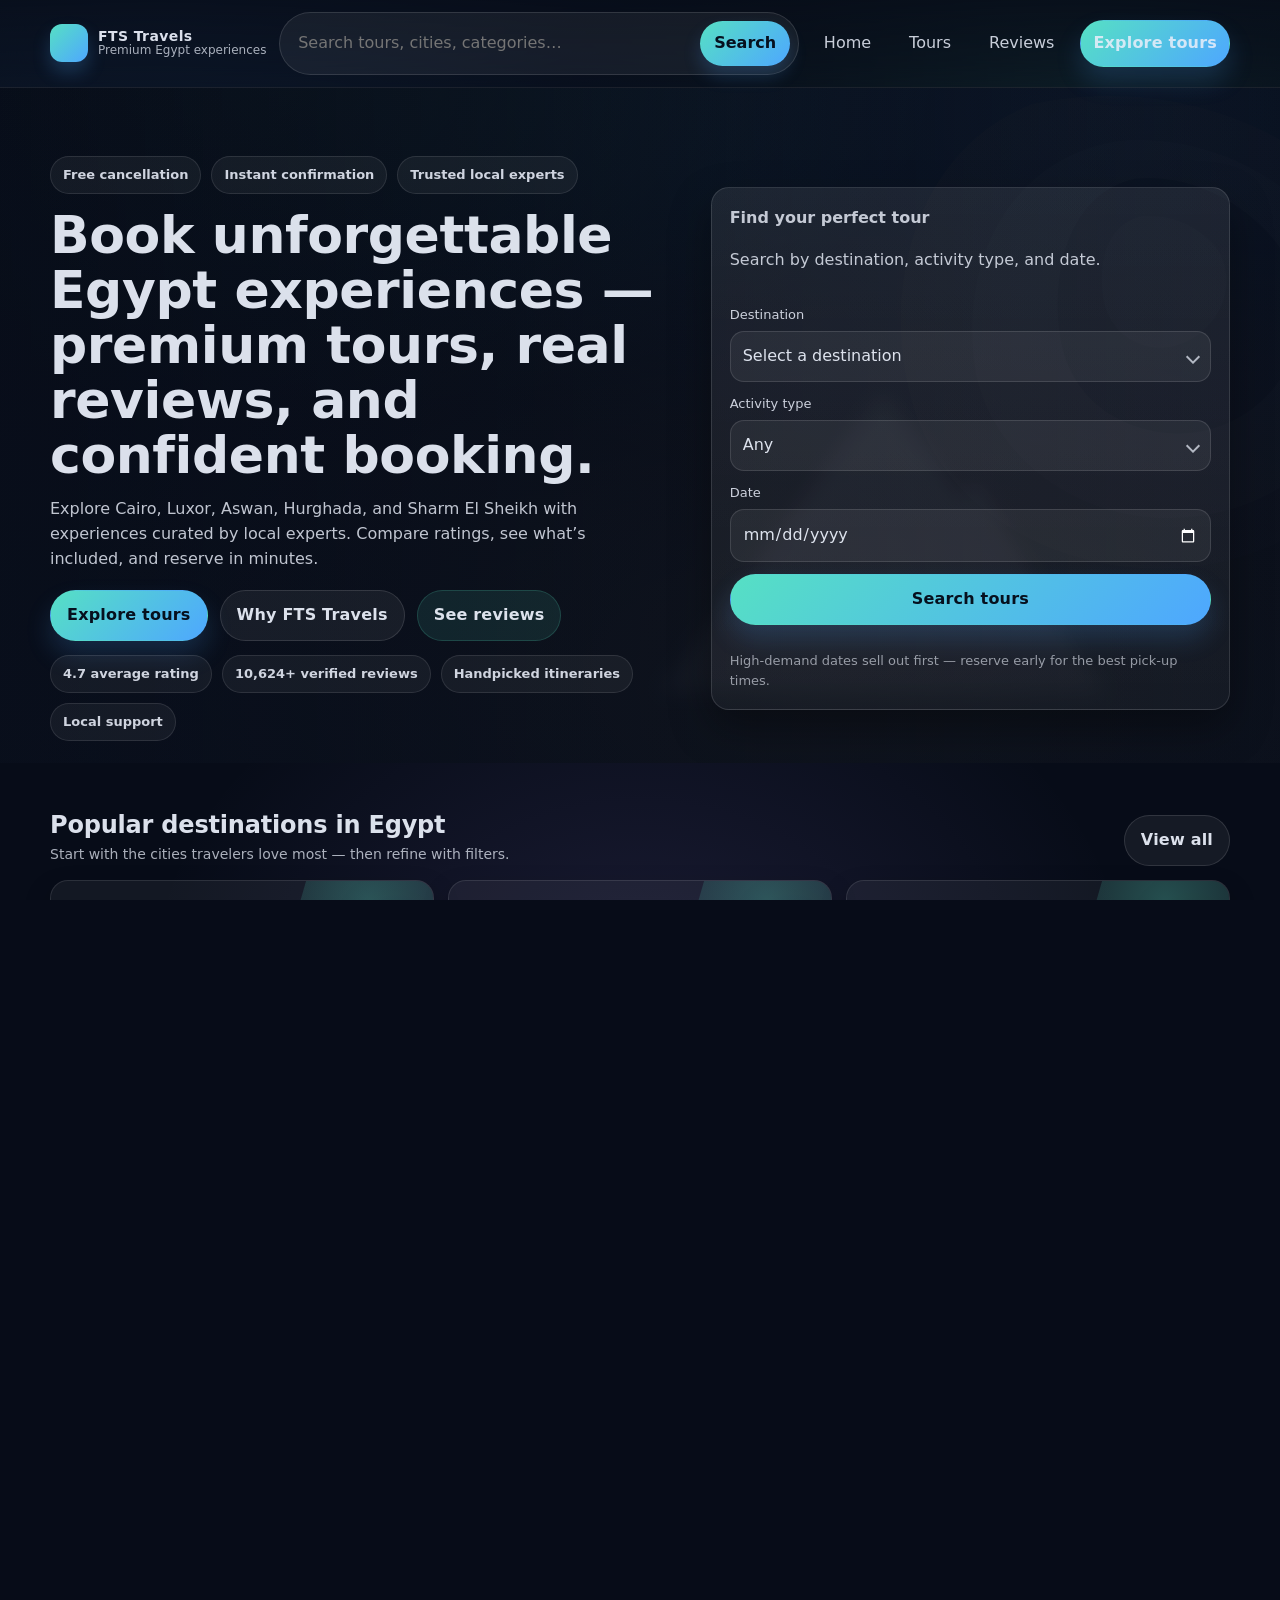
<file: index.html>
<!doctype html>
<html lang="en">
  <head>
    <meta charset="utf-8" />
    <meta name="viewport" content="width=device-width, initial-scale=1" />
    <title>FTS Travels — Premium Egypt Tours & Experiences</title>
    <meta
      name="description"
      content="Discover premium Egypt tours with fast booking, trusted local experts, and flexible cancellation. Cairo, Luxor, Aswan, Hurghada, and Sharm El Sheikh."
    />
    <link rel="icon" href="assets/favicon.svg" type="image/svg+xml" />
    <link rel="stylesheet" href="css/styles.css" />
  </head>
  <body>
    <a class="skip-link" href="#main">Skip to content</a>

    <header class="header">
      <div class="container header__bar" data-nav data-open="false">
        <a class="brand" href="index.html" aria-label="FTS Travels home">
          <div class="logo" aria-hidden="true"></div>
          <div class="brand__name">
            <strong>FTS Travels</strong>
            <span>Premium Egypt experiences</span>
          </div>
        </a>

        <form class="header-search" data-header-search role="search" aria-label="Search tours">
          <input type="search" name="q" placeholder="Search tours, cities, categories…" autocomplete="off" />
          <button type="submit">Search</button>
        </form>

        <nav class="nav" aria-label="Primary navigation">
          <button class="nav__toggle" type="button" data-nav-toggle aria-expanded="false" aria-controls="nav-links">
            Menu
          </button>
          <div class="nav__links" id="nav-links">
            <a href="index.html">Home</a>
            <a href="tours.html">Tours</a>
            <a href="#testimonials">Reviews</a>
            <a class="btn btn--primary" href="tours.html">Explore tours</a>
          </div>
        </nav>
      </div>
    </header>

    <main id="main">
      <section class="hero">
        <div class="container hero__grid">
          <div>
            <div class="hero__kicker">
              <span class="pill">Free cancellation</span>
              <span class="pill">Instant confirmation</span>
              <span class="pill">Trusted local experts</span>
            </div>
            <h1>Book unforgettable Egypt experiences — premium tours, real reviews, and confident booking.</h1>
            <p>
              Explore Cairo, Luxor, Aswan, Hurghada, and Sharm El Sheikh with experiences curated by local experts.
              Compare ratings, see what’s included, and reserve in minutes.
            </p>
            <div class="hero__actions">
              <a class="btn btn--primary" href="tours.html">Explore tours</a>
              <a class="btn btn--ghost" href="#why">Why FTS Travels</a>
              <a class="btn btn--soft" href="#testimonials">See reviews</a>
            </div>
            <div class="trust-inline hero__fineprint">
              <span class="pill" data-avg-rating>Highly rated</span>
              <span class="pill" data-total-reviews>Verified reviews</span>
              <span class="pill">Handpicked itineraries</span>
              <span class="pill">Local support</span>
            </div>
          </div>

          <div class="hero-card">
            <div class="hero-card__top">
              <p class="hero-card__title">Find your perfect tour</p>
              <p class="hero-card__sub">Search by destination, activity type, and date.</p>
            </div>
            <form class="hero-card__form" data-hero-search>
              <div class="field">
                <label for="destination">Destination</label>
                <select id="destination" name="location" required></select>
              </div>
              <div class="field">
                <label for="category">Activity type</label>
                <select id="category" name="category">
                  <option value="">Any</option>
                </select>
              </div>
              <div class="field">
                <label for="date">Date</label>
                <input id="date" type="date" name="date" />
              </div>
              <button class="btn btn--primary" type="submit">Search tours</button>
              <div class="hero__fineprint">High-demand dates sell out first — reserve early for the best pick-up times.</div>
            </form>
          </div>
        </div>
      </section>

      <section class="section">
        <div class="container">
          <div class="section__head">
            <div>
              <h2 class="section__title">Popular destinations in Egypt</h2>
              <p class="section__sub">Start with the cities travelers love most — then refine with filters.</p>
            </div>
            <a class="btn btn--ghost" href="tours.html">View all</a>
          </div>
          <div class="destinations" data-destinations></div>
        </div>
      </section>

      <section class="section">
        <div class="container">
          <div class="section__head">
            <div>
              <h2 class="section__title">Browse by activity</h2>
              <p class="section__sub">Jump straight to what you want, then fine-tune with filters.</p>
            </div>
            <a class="btn btn--ghost" href="tours.html">Browse all</a>
          </div>
          <div class="trust-inline" data-category-links></div>
        </div>
      </section>

      <section class="section">
        <div class="container">
          <div class="section__head">
            <div>
              <h2 class="section__title">Featured tours</h2>
              <p class="section__sub">Handpicked best sellers and premium experiences with great reviews.</p>
            </div>
            <a class="btn btn--ghost" href="tours.html">Browse all tours</a>
          </div>
          <div class="grid grid--cards" data-featured-grid></div>
        </div>
      </section>

      <section class="section">
        <div class="container">
          <div class="section__head">
            <div>
              <h2 class="section__title">Book in minutes</h2>
              <p class="section__sub">A booking flow designed to help you decide confidently and fast.</p>
            </div>
          </div>
          <div class="steps">
            <div class="panel step">
              <div class="panel__body">
                <strong>1) Compare tours quickly</strong>
                <p>Scan ratings, cancellation, and pricing at a glance—no hidden surprises.</p>
              </div>
            </div>
            <div class="panel step">
              <div class="panel__body">
                <strong>2) Pick your date & group type</strong>
                <p>Private or group, short or full day—choose what matches your schedule.</p>
              </div>
            </div>
            <div class="panel step">
              <div class="panel__body">
                <strong>3) Reserve your spot</strong>
                <p>Instant confirmation on most experiences, plus WhatsApp support if needed.</p>
              </div>
            </div>
          </div>
        </div>
      </section>

      <section class="section" id="why">
        <div class="container">
          <div class="section__head">
            <div>
              <h2 class="section__title">Why choose FTS Travels</h2>
              <p class="section__sub">Conversion-focused trust signals — so you book with peace of mind.</p>
            </div>
          </div>
          <div class="trust">
            <div class="trust-card">
              <strong>Local experts, global-quality UX</strong>
              <p>Egypt-based guidance with clear descriptions, transparent pricing, and smooth booking.</p>
            </div>
            <div class="trust-card">
              <strong>Free cancellation</strong>
              <p>Most tours offer free cancellation so you can plan flexibly and book early.</p>
            </div>
            <div class="trust-card">
              <strong>Instant confirmation</strong>
              <p>See availability and confirm fast — no waiting for manual replies to secure your spot.</p>
            </div>
            <div class="trust-card">
              <strong>Support when you need it</strong>
              <p>Quick WhatsApp contact for last-minute questions, meeting points, or custom needs.</p>
            </div>
          </div>
        </div>
      </section>

      <section class="section" id="testimonials">
        <div class="container">
          <div class="section__head">
            <div>
              <h2 class="section__title">What travelers say</h2>
              <p class="section__sub">Recent traveler feedback on guides, timing, and overall experience.</p>
            </div>
          </div>
          <div class="testimonials">
            <div class="panel testimonial">
              <div class="panel__body">
                <div class="testimonial__quote">“Super smooth booking and an amazing guide.”</div>
                <div class="testimonial__text">We visited Giza early, avoided the crowds, and loved the storytelling.</div>
                <div class="testimonial__meta">— Sarah, UK</div>
              </div>
            </div>
            <div class="panel testimonial">
              <div class="panel__body">
                <div class="testimonial__quote">“Best value tour in Luxor.”</div>
                <div class="testimonial__text">Clear itinerary, punctual pickup, and the guide helped us choose the best tombs.</div>
                <div class="testimonial__meta">— Ahmed, UAE</div>
              </div>
            </div>
            <div class="panel testimonial">
              <div class="panel__body">
                <div class="testimonial__quote">“Great support on WhatsApp.”</div>
                <div class="testimonial__text">We changed the meeting point and everything was handled quickly.</div>
                <div class="testimonial__meta">— Lina, Germany</div>
              </div>
            </div>
          </div>
        </div>
      </section>

      <section class="section" id="support">
        <div class="container">
          <div class="section__head">
            <div>
              <h2 class="section__title">Booking help & policies</h2>
              <p class="section__sub">Clear answers before you reserve — designed to make decisions easy.</p>
            </div>
          </div>

          <div class="faqs">
            <details class="faq" open>
              <summary>Is it safe to book with FTS Travels?</summary>
              <div class="faq__body">
                We focus on transparent tour information, clear cancellation terms, and support via WhatsApp if you need help before or during your experience.
              </div>
            </details>
            <details class="faq">
              <summary>How does confirmation work?</summary>
              <div class="faq__body">
                Most experiences show instant confirmation. If a tour needs manual confirmation, you’ll see it clearly and our team follows up quickly.
              </div>
            </details>
            <details class="faq">
              <summary>Can I cancel or change my booking?</summary>
              <div class="faq__body">
                Many tours offer free cancellation within a set window. Always check the cancellation policy on the tour page before booking.
              </div>
            </details>
            <details class="faq">
              <summary>Need help choosing?</summary>
              <div class="faq__body">
                Open any tour and tap “Ask on WhatsApp” to confirm pickup, timing, accessibility, and what’s included.
              </div>
            </details>
          </div>
        </div>
      </section>
    </main>

    <footer class="footer" id="contact">
      <div class="container">
        <div class="footer__grid">
          <div>
            <h3>FTS Travels</h3>
            <p>
              A premium Egypt tours marketplace built around clear itineraries, trusted local partners, and a booking flow designed for confidence.
            </p>
          </div>
          <div>
            <h3>Explore</h3>
            <a href="tours.html">All tours</a>
            <a href="tours.html?category=Historical">Historical tours</a>
            <a href="tours.html?category=Sea%20%26%20Snorkeling">Sea & snorkeling</a>
          </div>
          <div>
            <h3>Support</h3>
            <a href="index.html#support">Booking help</a>
            <a href="index.html#support">Cancellation policy</a>
            <a href="index.html#contact">Contact</a>
          </div>
          <div>
            <h3>Contact</h3>
            <p>WhatsApp support: available from any tour page</p>
            <p>Email: support@ftstravels.com</p>
          </div>
        </div>
        <div class="footer__bottom">
          <span>© <span data-year></span> FTS Travels. All rights reserved.</span>
          <span class="muted">Built for standard hosting (cPanel/FTP). No framework required.</span>
        </div>
      </div>
    </footer>

    <script type="module">
      import { createTourCard, initHeader, qs } from "./js/ui.js";
      import { getCategories, getPopularDestinations, getTours } from "./js/toursRepository.js";
      import { initCustomSelects } from "./js/select.js";

      async function mountStats() {
        const tours = await getTours();
        const totalReviews = tours.reduce((sum, t) => sum + (Number(t.reviewsCount) || 0), 0);
        const avgRating =
          tours.reduce((sum, t) => sum + (Number(t.rating) || 0) * (Number(t.reviewsCount) || 0), 0) / Math.max(1, totalReviews);

        const avgEl = qs("[data-avg-rating]");
        const revEl = qs("[data-total-reviews]");
        if (avgEl) avgEl.textContent = `${avgRating.toFixed(1)} average rating`;
        if (revEl) revEl.textContent = `${totalReviews.toLocaleString()}+ verified reviews`;
      }

      async function mountDestinations() {
        const host = qs("[data-destinations]");
        if (!host) return;
        host.innerHTML = "";
        const tours = await getTours();
        const popularDestinations = await getPopularDestinations();
        const icons = {
          Cairo: "assets/images/cairo.svg",
          Luxor: "assets/images/luxor.svg",
          Aswan: "assets/images/aswan.svg",
          Hurghada: "assets/images/hurghada.svg",
          "Sharm El Sheikh": "assets/images/sharm.svg",
        };
        popularDestinations.forEach((d) => {
          const count = tours.filter((t) => t.location === d).length;
          const el = document.createElement("div");
          el.className = "destination";
          const icon = icons[d] || "assets/images/nile.svg";
          el.innerHTML = `<a href="tours.html?location=${encodeURIComponent(
            d
          )}"><img class="destination__icon" src="${icon}" alt="" aria-hidden="true" /><div class="destination__name">${d}</div><p class="destination__meta">${count} experiences</p></a>`;
          host.appendChild(el);
        });
      }

      async function mountCategoryLinks() {
        const host = qs("[data-category-links]");
        if (!host) return;
        host.innerHTML = "";
        const categories = await getCategories();
        categories.slice(0, 8).forEach((c) => {
          const a = document.createElement("a");
          a.className = "pill-link";
          a.href = `tours.html?category=${encodeURIComponent(c)}`;
          a.textContent = c;
          host.appendChild(a);
        });
      }

      async function mountFeatured() {
        const host = qs("[data-featured-grid]");
        if (!host) return;
        host.innerHTML = "";
        const tours = await getTours();
        tours
          .filter((t) => t.featured)
          .slice(0, 6)
          .forEach((t) => host.appendChild(createTourCard(t)));
      }

      async function initHeroForm() {
        const form = qs("[data-hero-search]");
        if (!form) return;

        const loc = qs("select[name='location']", form);
        const cat = qs("select[name='category']", form);

        loc.innerHTML = `<option value="" disabled selected>Select a destination</option>`;
        const popularDestinations = await getPopularDestinations();
        popularDestinations.forEach((d) => {
          const o = document.createElement("option");
          o.value = d;
          o.textContent = d;
          loc.appendChild(o);
        });

        const categories = await getCategories();
        categories.forEach((c) => {
          const o = document.createElement("option");
          o.value = c;
          o.textContent = c;
          cat.appendChild(o);
        });
        initCustomSelects(form);

        form.addEventListener("submit", (e) => {
          e.preventDefault();
          const url = new URL("tours.html", window.location.href);
          const location = loc.value;
          const category = cat.value;
          const date = qs("input[name='date']", form)?.value || "";
          if (location) url.searchParams.set("location", location);
          if (category) url.searchParams.set("category", category);
          if (date) url.searchParams.set("date", date);
          window.location.href = url.toString();
        });
      }

      document.addEventListener("DOMContentLoaded", () => {
        initHeader();
        mountStats();
        mountDestinations();
        mountCategoryLinks();
        mountFeatured();
        initHeroForm();
      });
    </script>
  </body>
</html>
</file>
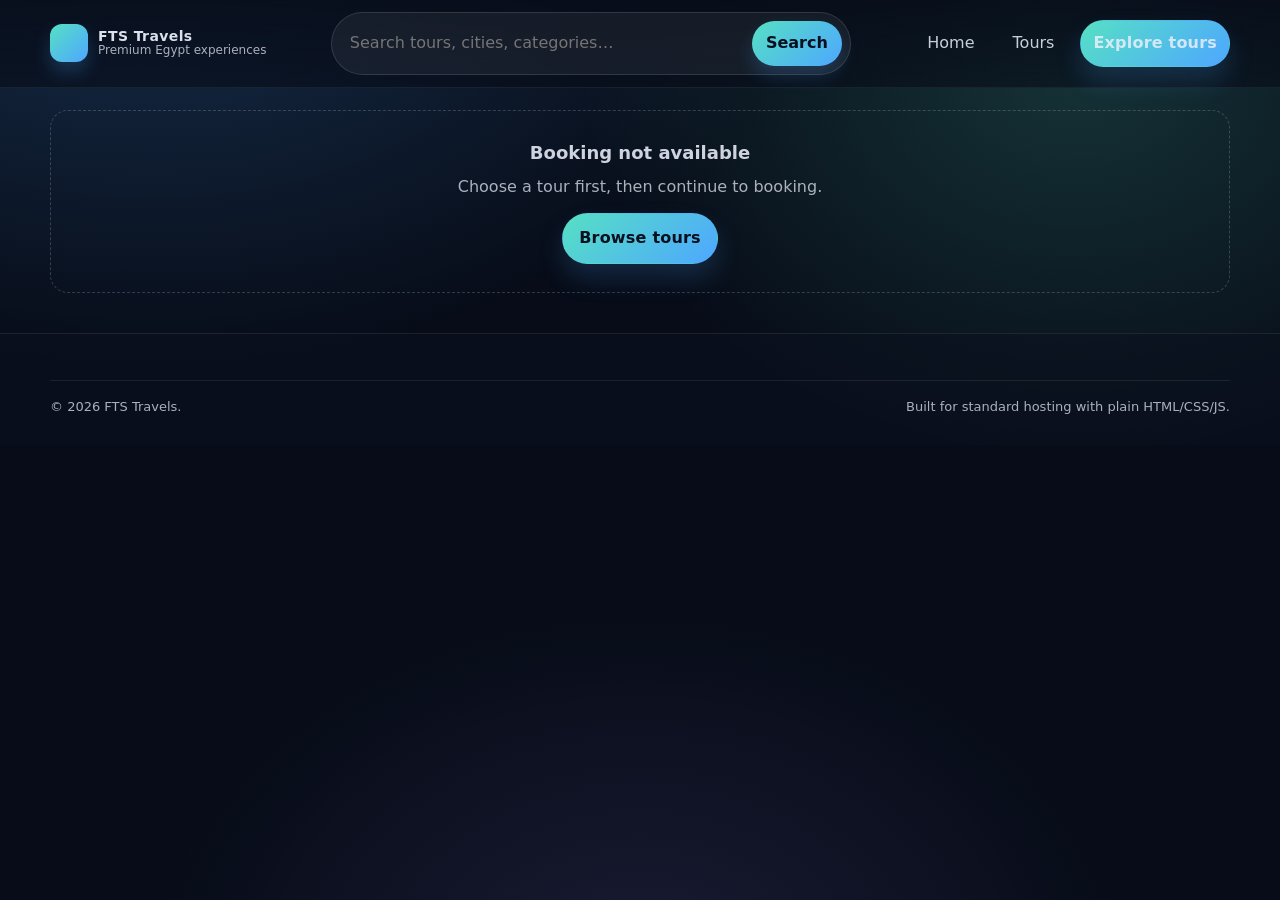
<file: booking.html>
<!doctype html>
<html lang="en">
  <head>
    <meta charset="utf-8" />
    <meta name="viewport" content="width=device-width, initial-scale=1" />
    <title>Booking — FTS Travels</title>
    <meta name="description" content="Choose your date, travelers, and complete booking details for your Egypt experience." />
    <link rel="icon" href="assets/favicon.svg" type="image/svg+xml" />
    <link rel="stylesheet" href="css/styles.css" />
  </head>
  <body>
    <a class="skip-link" href="#main">Skip to content</a>

    <header class="header">
      <div class="container header__bar" data-nav data-open="false">
        <a class="brand" href="index.html" aria-label="FTS Travels home">
          <div class="logo" aria-hidden="true"></div>
          <div class="brand__name">
            <strong>FTS Travels</strong>
            <span>Premium Egypt experiences</span>
          </div>
        </a>

        <form class="header-search" data-header-search role="search" aria-label="Search tours">
          <input type="search" name="q" placeholder="Search tours, cities, categories…" autocomplete="off" />
          <button type="submit">Search</button>
        </form>

        <nav class="nav" aria-label="Primary navigation">
          <button class="nav__toggle" type="button" data-nav-toggle aria-expanded="false" aria-controls="nav-links">
            Menu
          </button>
          <div class="nav__links" id="nav-links">
            <a href="index.html">Home</a>
            <a href="tours.html">Tours</a>
            <a class="btn btn--primary" href="tours.html">Explore tours</a>
          </div>
        </nav>
      </div>
    </header>

    <main class="page" id="main">
      <div class="container">
        <nav class="breadcrumbs" aria-label="Breadcrumb">
          <a href="tours.html">Tours</a>
          <span aria-hidden="true">›</span>
          <a data-back-to-tour href="tour-details.html">Tour</a>
          <span aria-hidden="true">›</span>
          <span>Booking</span>
        </nav>

        <div class="checkout-steps" aria-label="Checkout steps">
          <div class="checkout-step is-active">1. Details</div>
          <div class="checkout-step">2. Confirm</div>
          <div class="checkout-step">3. Ready to go</div>
        </div>

        <h1 class="page__title">Complete your booking</h1>
        <p class="muted page__lead">Reserve your spot in minutes. Review details, then confirm with our team if needed.</p>
        <div class="trust-inline mt-16">
          <span class="pill">Instant confirmation</span>
          <span class="pill">Free cancellation options</span>
          <span class="pill">WhatsApp support</span>
          <span class="pill">Clear inclusions</span>
        </div>

        <div class="booking-grid mt-16">
          <section class="card">
            <div class="card__body">
              <div class="note note--ok is-hidden" data-success></div>

              <form data-booking-form class="stack">
                <div class="split">
                  <div class="field">
                    <label for="date">Date</label>
                    <input id="date" type="date" name="date" required />
                  </div>
                  <div class="field">
                    <label for="travelers">Travelers</label>
                    <input id="travelers" type="number" name="travelers" min="1" value="2" required />
                  </div>
                </div>

                <div class="field">
                  <label for="fullName">Full name</label>
                  <input id="fullName" name="fullName" autocomplete="name" required placeholder="Your name" />
                </div>

                <div class="split">
                  <div class="field">
                    <label for="email">Email</label>
                    <input id="email" name="email" type="email" autocomplete="email" required placeholder="you@example.com" />
                  </div>
                  <div class="field">
                    <label for="phone">Phone / WhatsApp</label>
                    <input id="phone" name="phone" autocomplete="tel" required placeholder="+20…" />
                  </div>
                </div>

                <div class="field">
                  <label for="notes">Special requests (optional)</label>
                  <textarea id="notes" name="notes" rows="4" placeholder="Pickup notes, accessibility needs, dietary preferences…"></textarea>
                </div>

                <div class="note note--ok">
                  No hidden fees. Your request is saved instantly, and we’ll confirm availability and pickup details via email or WhatsApp.
                </div>

                <label class="note terms">
                  <input type="checkbox" name="terms" required />
                  <span>I agree to the cancellation policy and the booking terms for this experience.</span>
                </label>

                <div class="stack stack--sm">
                  <button class="btn btn--primary btn--block" type="submit">Reserve my spot</button>
                  <a class="btn btn--ghost btn--block whatsapp" data-whatsapp target="_blank" rel="noopener noreferrer">Chat on WhatsApp</a>
                </div>
              </form>
            </div>
          </section>


          <aside class="card sticky">
            <div class="card__body summary">
              <strong data-tour-title>Tour</strong>
              <div class="muted" data-tour-meta></div>

              <div class="mt-16" data-tour-rating></div>

              <div class="divider" aria-hidden="true"></div>

              <div class="summary-row">
                <span class="muted">Price per person</span>
                <span data-price-each>$0</span>
              </div>
              <div class="summary-row">
                <span class="muted">Travelers</span>
                <span data-travelers>0</span>
              </div>
              <div class="summary-row">
                <span class="muted">Selected date</span>
                <span data-date>—</span>
              </div>

              <div class="divider" aria-hidden="true"></div>

              <div class="summary-row">
                <span>Total</span>
                <strong data-total>$0</strong>
              </div>

              <div class="note note--ok mt-16" data-cancellation></div>
            </div>
          </aside>
        </div>
      </div>
    </main>

    <footer class="footer">
      <div class="container">
        <div class="footer__bottom">
          <span>© <span data-year></span> FTS Travels.</span>
          <span class="muted">Built for standard hosting with plain HTML/CSS/JS.</span>
        </div>
      </div>
    </footer>

    <script type="module" src="js/booking.js"></script>
  </body>
</html>
</file>
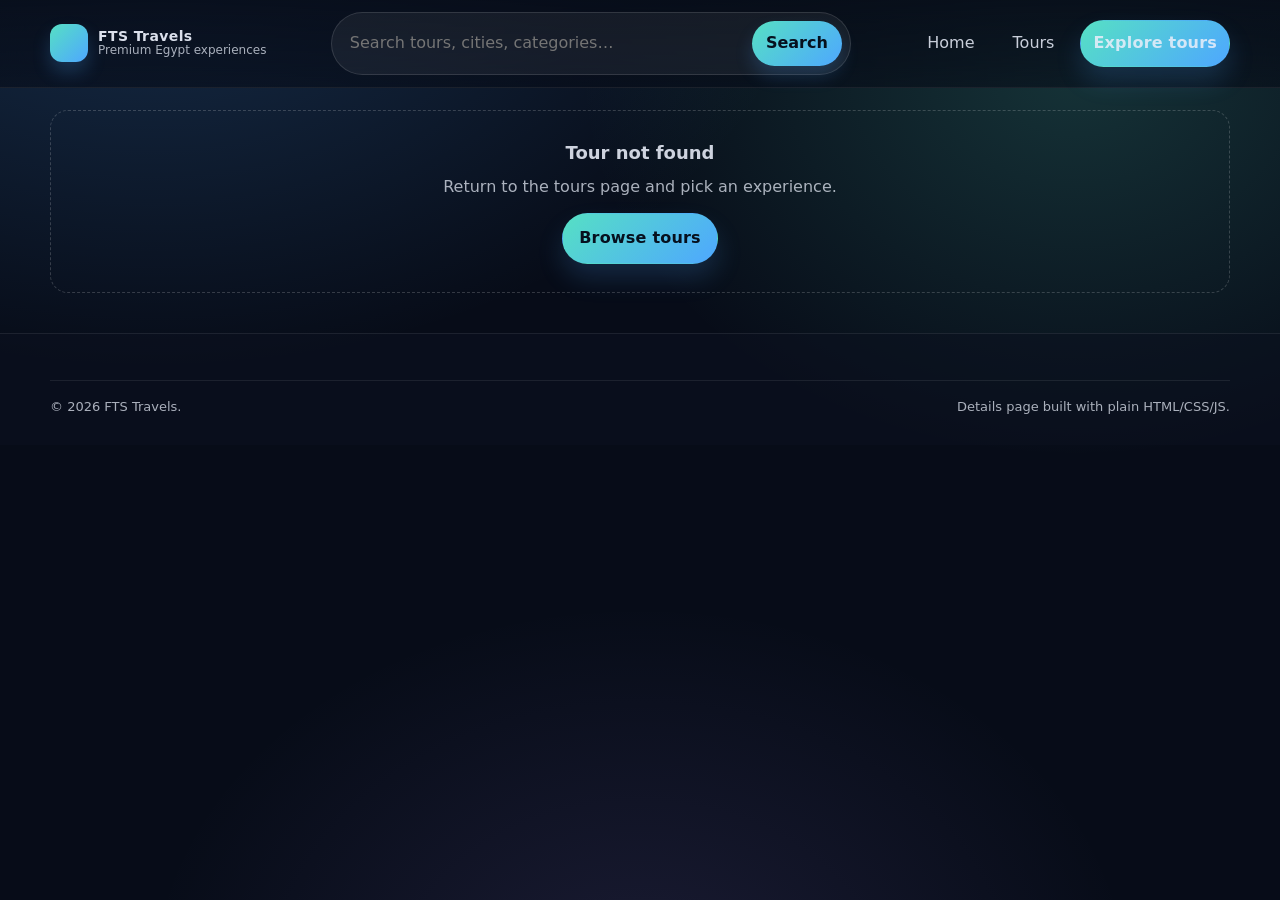
<file: tour-details.html>
<!doctype html>
<html lang="en">
  <head>
    <meta charset="utf-8" />
    <meta name="viewport" content="width=device-width, initial-scale=1" />
    <title>Tour details — FTS Travels</title>
    <meta name="description" content="View tour details, itinerary, inclusions, and book with confidence with FTS Travels." />
    <link rel="icon" href="assets/favicon.svg" type="image/svg+xml" />
    <link rel="stylesheet" href="css/styles.css" />
  </head>
  <body>
    <a class="skip-link" href="#main">Skip to content</a>

    <header class="header">
      <div class="container header__bar" data-nav data-open="false">
        <a class="brand" href="index.html" aria-label="FTS Travels home">
          <div class="logo" aria-hidden="true"></div>
          <div class="brand__name">
            <strong>FTS Travels</strong>
            <span>Premium Egypt experiences</span>
          </div>
        </a>

        <form class="header-search" data-header-search role="search" aria-label="Search tours">
          <input type="search" name="q" placeholder="Search tours, cities, categories…" autocomplete="off" />
          <button type="submit">Search</button>
        </form>

        <nav class="nav" aria-label="Primary navigation">
          <button class="nav__toggle" type="button" data-nav-toggle aria-expanded="false" aria-controls="nav-links">
            Menu
          </button>
          <div class="nav__links" id="nav-links">
            <a href="index.html">Home</a>
            <a href="tours.html">Tours</a>
            <a class="btn btn--primary" href="tours.html">Explore tours</a>
          </div>
        </nav>
      </div>
    </header>

    <main class="page" id="main">
      <div class="container">
        <nav class="breadcrumbs" aria-label="Breadcrumb">
          <a href="tours.html">Tours</a>
          <span aria-hidden="true">›</span>
          <span data-breadcrumb-title>Tour</span>
        </nav>

        <div class="two-col">
          <section>
            <div class="gallery" data-gallery>
              <div class="gallery__main">
                <img data-gallery-main alt="" />
              </div>
              <div class="gallery__thumbs" data-gallery-thumbs></div>
            </div>

            <div class="tour-head">
              <h1 class="page__title" data-title>Tour</h1>
              <div class="tour-head__meta">
                <span data-rating></span>
                <span class="muted" data-meta></span>
              </div>
              <div class="tour-head__badges" data-badges></div>
            </div>

            <section class="section section--tight">
              <div class="section__head">
                <div>
                  <h2 class="section__title">Highlights</h2>
                  <p class="section__sub">Designed for clarity, comfort, and great photo moments.</p>
                </div>
              </div>
              <ul class="list" data-highlights></ul>
            </section>

            <section class="section section--tight">
              <div class="section__head">
                <div>
                  <h2 class="section__title">About this tour</h2>
                  <p class="section__sub">A detailed overview you can trust.</p>
                </div>
              </div>
              <div class="note" data-description></div>
            </section>

            <section class="section section--tight">
              <div class="section__head">
                <div>
                  <h2 class="section__title">Itinerary</h2>
                  <p class="section__sub">Your day, mapped clearly from start to finish.</p>
                </div>
              </div>
              <ol class="timeline" data-itinerary></ol>
            </section>

            <section class="section section--tight">
              <div class="section__head">
                <div>
                  <h2 class="section__title">What’s included</h2>
                  <p class="section__sub">Know exactly what you get before you book.</p>
                </div>
              </div>
              <div class="split">
                <div class="card">
                  <div class="card__body">
                    <strong>Included in the price</strong>
                    <ul class="list list--check" data-included></ul>
                  </div>
                </div>
                <div class="card">
                  <div class="card__body">
                    <strong>Not included</strong>
                    <ul class="list list--x" data-excluded></ul>
                  </div>
                </div>
              </div>
            </section>

            <section class="section section--tight">
              <div class="section__head">
                <div>
                  <h2 class="section__title">Meeting point</h2>
                  <p class="section__sub">Clear pickup and meeting instructions, shared before your tour.</p>
                </div>
              </div>
              <div class="note note--ok map-placeholder">
                Exact meeting point and pickup details are provided in your confirmation and via WhatsApp support.
              </div>
            </section>

            <section class="section section--tight">
              <div class="section__head">
                <div>
                  <h2 class="section__title">Cancellation policy</h2>
                  <p class="section__sub">Simple and readable.</p>
                </div>
              </div>
              <div class="note note--ok" data-cancellation></div>
            </section>

            <section class="section section--tight">
              <div class="section__head">
                <div>
                  <h2 class="section__title">Customer reviews</h2>
                  <p class="section__sub">Traveler feedback on guides, timing, and overall experience.</p>
                </div>
              </div>
              <div class="note mt-16" data-review-summary></div>
              <div class="reviews" data-reviews></div>
            </section>

            <section class="section section--tight">
              <div class="section__head">
                <div>
                  <h2 class="section__title">Related tours</h2>
                  <p class="section__sub">More ideas near this experience.</p>
                </div>
                <a class="btn btn--ghost" href="tours.html">Browse all</a>
              </div>
              <div class="grid grid--cards grid--scroll related-grid" data-related></div>
            </section>
          </section>

          <aside class="card sticky" aria-label="Booking summary">
            <div class="card__body">
              <div class="kicker">From</div>
              <div class="price-inline">
                <strong data-price>$0</strong>
                <span class="muted" data-old-price></span>
              </div>
              <div class="hero__fineprint">Per person • Clear inclusions • Support available</div>

              <div class="stack stack--sm mt-16">
                <div class="note note--ok">Instant confirmation on most tours</div>
                <div class="note">Free cancellation options</div>
                <div class="note note--warn" data-urgency>Limited spots available on popular dates</div>
              </div>

              <form class="stack mt-16" data-booking-box>
                <div class="field">
                  <label for="date">Select date</label>
                  <input id="date" type="date" name="date" required />
                </div>
                <div class="field">
                  <label for="travelers">Travelers</label>
                  <input id="travelers" type="number" name="travelers" min="1" value="2" required />
                </div>
                <button class="btn btn--primary btn--block" type="submit">Continue to booking</button>
                <a class="btn btn--ghost btn--block whatsapp" data-whatsapp target="_blank" rel="noopener noreferrer">Ask on WhatsApp</a>
                <a class="btn btn--ghost btn--block" href="tours.html">Back to results</a>
              </form>
            </div>
          </aside>
        </div>
      </div>
    </main>

    <footer class="footer">
      <div class="container">
        <div class="footer__bottom">
          <span>© <span data-year></span> FTS Travels.</span>
          <span class="muted">Details page built with plain HTML/CSS/JS.</span>
        </div>
      </div>
    </footer>

    <script type="module" src="js/details.js"></script>
  </body>
</html>
</file>
<file: css/styles.css>
:root{
  --bg: #070c18;
  --surface: rgba(255,255,255,.05);
  --surface-2: rgba(255,255,255,.07);
  --text: rgba(233,238,249,.94);
  --muted: rgba(233,238,249,.72);
  --muted-2: rgba(233,238,249,.60);
  --line: rgba(255,255,255,.10);
  --line-2: rgba(255,255,255,.14);
  --shadow: 0 18px 40px rgba(0,0,0,.34);
  --shadow-soft: 0 12px 26px rgba(0,0,0,.26);
  --shadow-tight: 0 10px 20px rgba(0,0,0,.22);
  --brand: #56e0c4;
  --brand-2: #4ea7ff;
  --brand-3: #a78bfa;
  --danger: #ff5a6a;
  --ok: #3ee27b;
  --warn: #ffd166;
  --radius: 18px;
  --radius-sm: 14px;
  --max: 1180px;
  --pad: clamp(16px, 3vw, 30px);
  --font: ui-sans-serif, system-ui, -apple-system, Segoe UI, Roboto, Helvetica, Arial, "Apple Color Emoji", "Segoe UI Emoji";
  color-scheme: dark;
}

*{ box-sizing: border-box; }
html,body{ height:100%; overflow-x: hidden; }
body{
  margin:0;
  font-family: var(--font);
  color: var(--text);
  background:
    radial-gradient(1200px 800px at 12% -8%, rgba(78,167,255,.22), transparent 55%),
    radial-gradient(900px 700px at 84% 8%, rgba(86,224,196,.18), transparent 55%),
    radial-gradient(900px 700px at 50% 110%, rgba(167,139,250,.12), transparent 55%),
    var(--bg);
  line-height:1.55;
}

body.no-scroll{ overflow: hidden; }

.tours-page{
  --max: 1320px;
}
.tours-page .panel__head{ padding: 13px 14px 9px; }
.tours-page .panel__body{ padding: 12px; }
.tours-page .filters{ gap: 11px; }
.tours-page .hint{ margin-top: 5px; }

img{ max-width:100%; display:block; }
a{ color: inherit; text-decoration:none; }
button,input,select,textarea{ font: inherit; }

select, option{
  color-scheme: dark;
}

select option{
  background: #0b1220;
  color: rgba(233,238,249,.92);
}

.cselect{
  position: relative;
}
.cselect__native{
  position:absolute;
  inset: 0;
  opacity: 0;
  pointer-events: none;
}
.cselect__btn{
  width: 100%;
  display:flex;
  align-items:center;
  justify-content: space-between;
  gap: 10px;
  border-radius: 14px;
  border: 1px solid rgba(255,255,255,.12);
  background: rgba(255,255,255,.06);
  color: var(--text);
  padding: 12px 12px;
  min-height: 44px;
  cursor: pointer;
}
.cselect__btn:focus{
  border-color: rgba(86,224,196,.45);
  box-shadow: 0 0 0 4px rgba(86,224,196,.12);
}
.cselect__chev{
  width: 10px;
  height: 10px;
  transform: rotate(45deg);
  border-right: 2px solid rgba(233,238,249,.72);
  border-bottom: 2px solid rgba(233,238,249,.72);
  margin-left: 8px;
  flex: 0 0 auto;
}
.cselect.is-open .cselect__chev{ transform: rotate(-135deg); }
.cselect__menu{
  position: absolute;
  left: 0;
  right: 0;
  top: calc(100% + 8px);
  background: rgba(11,18,32,.96);
  border: 1px solid rgba(255,255,255,.12);
  border-radius: 14px;
  box-shadow: var(--shadow);
  overflow: auto;
  max-height: min(320px, 52vh);
  z-index: 80;
  padding: 6px;
  display:none;
  overscroll-behavior: contain;
}
.cselect.is-open .cselect__menu{ display:block; }
.cselect__opt{
  width: 100%;
  text-align:left;
  padding: 10px 10px;
  border-radius: 12px;
  border: 1px solid transparent;
  background: transparent;
  color: rgba(233,238,249,.90);
  cursor: pointer;
}
.cselect__opt:hover, .cselect__opt:focus{
  background: rgba(255,255,255,.06);
  outline: none;
}
.cselect__opt[aria-selected="true"]{
  background: rgba(86,224,196,.12);
  border-color: rgba(86,224,196,.22);
  color: rgba(233,238,249,.96);
  font-weight: 800;
}

::selection{ background: rgba(86,224,196,.22); }

:focus-visible{
  outline: 3px solid rgba(86,224,196,.55);
  outline-offset: 3px;
}

@media (prefers-reduced-motion: reduce){
  *{ scroll-behavior: auto !important; transition: none !important; animation: none !important; }
}

.container{ width: min(var(--max), calc(100% - var(--pad) - var(--pad))); margin: 0 auto; }
.muted{ color: var(--muted); }
.sr-only{
  position:absolute;
  width:1px; height:1px;
  padding:0; margin:-1px;
  overflow:hidden; clip:rect(0,0,0,0);
  white-space:nowrap; border:0;
}

.skip-link{
  position:absolute;
  left:-999px; top:16px;
  padding:10px 14px;
  background: rgba(255,255,255,.12);
  border: 1px solid var(--line);
  border-radius: 999px;
  backdrop-filter: blur(10px);
}
.skip-link:focus{ left:16px; z-index: 999; }

.header{
  position: sticky;
  top:0;
  z-index: 50;
  background: linear-gradient(180deg, rgba(7,12,24,.86), rgba(7,12,24,.60));
  border-bottom: 1px solid rgba(255,255,255,.08);
  backdrop-filter: blur(14px);
}
.header__bar{
  display:flex;
  align-items:center;
  justify-content: space-between;
  gap: 12px;
  padding: 12px 0;
}
.brand{
  display:flex;
  align-items:center;
  gap: 10px;
  min-width: 180px;
}
.logo{
  width: 38px; height: 38px;
  border-radius: 12px;
  background: linear-gradient(135deg, var(--brand), var(--brand-2));
  box-shadow: 0 10px 18px rgba(78,167,255,.22);
}
.brand__name{
  display:flex;
  flex-direction: column;
  line-height: 1.1;
}
.brand__name strong{ font-size: 14px; letter-spacing: .4px; }
.brand__name span{ font-size: 12px; color: var(--muted); }

.nav{
  display:flex;
  align-items:center;
  gap: 14px;
}
.nav__links{
  display:flex;
  align-items:center;
  gap: 14px;
}
.nav__links a{
  padding: 10px 12px;
  border-radius: 999px;
  color: rgba(233,238,249,.86);
}
.nav__links a:hover{ background: rgba(255,255,255,.06); }

.nav__toggle{
  display:none;
  border: 1px solid var(--line);
  background: rgba(255,255,255,.06);
  color: var(--text);
  border-radius: 12px;
  padding: 10px 12px;
}

.header-search{
  flex: 1;
  max-width: 520px;
  display:flex;
  gap: 8px;
  align-items:center;
  background: rgba(255,255,255,.06);
  border: 1px solid rgba(255,255,255,.12);
  border-radius: 999px;
  padding: 8px;
}
.header-search input{
  flex: 1;
  background: transparent;
  border: 0;
  color: var(--text);
  outline: none;
  padding: 8px 10px;
  min-width: 120px;
}
.header-search button{
  border: 0;
  background: linear-gradient(135deg, var(--brand), var(--brand-2));
  color: #06101e;
  border-radius: 999px;
  padding: 10px 14px;
  font-weight: 700;
  cursor: pointer;
  box-shadow: 0 10px 18px rgba(78,167,255,.20);
}
.header-search button:hover{ filter: brightness(1.04); }

.btn{
  display:inline-flex;
  align-items:center;
  justify-content:center;
  gap: 10px;
  border-radius: 999px;
  padding: 12px 16px;
  min-height: 44px;
  border: 1px solid transparent;
  cursor: pointer;
  font-weight: 700;
  letter-spacing: .2px;
  transition: transform .12s ease, filter .12s ease, background .12s ease, border-color .12s ease, box-shadow .12s ease;
}
.btn:active{ transform: translateY(1px); }
.btn--primary{
  background: linear-gradient(135deg, var(--brand), var(--brand-2));
  color: #06101e;
  box-shadow: 0 14px 26px rgba(78,167,255,.18);
}
.btn--primary:hover{ filter: brightness(1.04); box-shadow: 0 18px 34px rgba(78,167,255,.22); }
.btn--ghost{
  background: rgba(255,255,255,.06);
  border-color: rgba(255,255,255,.12);
  color: var(--text);
}
.btn--ghost:hover{ background: rgba(255,255,255,.09); }
.btn--block{ width: 100%; }

.btn--soft{
  background: rgba(86,224,196,.10);
  border-color: rgba(86,224,196,.18);
  color: rgba(233,238,249,.94);
}
.btn--soft:hover{ background: rgba(86,224,196,.14); }

.pill{
  display:inline-flex;
  align-items:center;
  gap: 8px;
  padding: 8px 12px;
  border-radius: 999px;
  border: 1px solid rgba(255,255,255,.10);
  background: rgba(255,255,255,.05);
  color: rgba(233,238,249,.88);
  font-weight: 650;
  font-size: 13px;
}
.pill-link{
  display:inline-flex;
  align-items:center;
  gap: 8px;
  padding: 8px 12px;
  border-radius: 999px;
  border: 1px solid rgba(255,255,255,.12);
  background: rgba(255,255,255,.06);
  color: rgba(233,238,249,.90);
  font-weight: 750;
  font-size: 13px;
  transition: background .12s ease, border-color .12s ease, transform .12s ease;
}
.pill-link:hover{ background: rgba(255,255,255,.09); border-color: rgba(86,224,196,.18); }
.pill-link:active{ transform: translateY(1px); }

.info-pill{
  display:inline-flex;
  align-items:center;
  gap: 8px;
  padding: 7px 10px;
  border-radius: 999px;
  border: 1px solid rgba(255,255,255,.12);
  background: rgba(255,255,255,.04);
  color: rgba(233,238,249,.88);
  font-weight: 650;
  font-size: 12.5px;
}

.rating-pill{
  display:inline-flex;
  align-items:center;
  gap: 8px;
  padding: 7px 10px;
  border-radius: 999px;
  border: 1px solid rgba(255,209,102,.28);
  background: rgba(255,209,102,.10);
  color: rgba(233,238,249,.96);
  font-weight: 800;
  font-size: 12.5px;
}
.rating-pill__star{ color: #ffd166; }
.rating-pill__value{ letter-spacing: -0.2px; }
.rating-pill__count{ color: rgba(233,238,249,.78); font-weight: 650; }

.steps{
  display:grid;
  grid-template-columns: repeat(12, 1fr);
  gap: 14px;
}
.step{ grid-column: span 4; }
.step strong{ display:block; }
.step p{ margin: 8px 0 0; color: var(--muted); }

.hero{
  position: relative;
  padding: clamp(44px, 6vw, 68px) 0 22px;
  overflow: hidden;
}
.hero::before{
  content:"";
  position:absolute;
  inset: -180px -40px -60px -40px;
  background:
    linear-gradient(90deg, rgba(7,12,24,.78), rgba(7,12,24,.22)),
    url("https://ftstravels.com/wp-content/uploads/2026/03/egypt-private-tours-cairo-egyptian-museum-tutankhamun-mask-31966.jpg") center / cover no-repeat,
    url("../assets/images/home-hero-bg.svg") center / cover no-repeat,
    radial-gradient(circle at 22% 22%, rgba(86,224,196,.28), transparent 54%),
    radial-gradient(circle at 72% 28%, rgba(78,167,255,.22), transparent 58%),
    radial-gradient(circle at 58% 78%, rgba(255,209,102,.16), transparent 60%);
  filter: none;
  pointer-events:none;
  z-index: -1;
}
.hero::after{
  content:"";
  position:absolute;
  inset: 0;
  background: linear-gradient(180deg, rgba(11,18,32,.06), rgba(11,18,32,.42));
  pointer-events:none;
  z-index: -1;
}
.hero__grid{
  display:grid;
  grid-template-columns: 1.1fr .9fr;
  gap: 26px;
  align-items: center;
}
.hero__kicker{
  display:flex;
  gap: 10px;
  flex-wrap: wrap;
  margin-bottom: 14px;
}
.hero h1{
  font-size: clamp(34px, 5vw, 52px);
  line-height: 1.06;
  margin: 0 0 14px;
  letter-spacing: -0.4px;
}
.hero p{ margin: 0 0 18px; color: rgba(233,238,249,.82); font-size: 16px; max-width: 54ch; }

.hero__actions{
  display:flex;
  gap: 12px;
  flex-wrap: wrap;
  align-items:center;
}

.hero__fineprint{
  margin-top: 14px;
  color: var(--muted-2);
  font-size: 13px;
}

.hero-card{
  background: linear-gradient(180deg, rgba(255,255,255,.08), rgba(255,255,255,.04));
  border: 1px solid rgba(255,255,255,.12);
  border-radius: var(--radius);
  box-shadow: var(--shadow);
  overflow: hidden;
}
.hero-card__top{
  padding: 18px 18px 0;
}
.hero-card__title{
  font-weight: 800;
  margin: 0;
  font-size: 15px;
}
.hero-card__sub{
  margin: 6px 0 0;
  color: var(--muted);
  font-size: 13px;
}
.hero-card__form{
  padding: 14px 18px 18px;
  display:grid;
  gap: 12px;
}
.field label{
  display:block;
  font-size: 13px;
  color: rgba(233,238,249,.86);
  margin-bottom: 6px;
}
.field input, .field select, .field textarea{
  width: 100%;
  border-radius: 14px;
  border: 1px solid rgba(255,255,255,.12);
  background: rgba(255,255,255,.06);
  color: var(--text);
  padding: 12px 12px;
  outline: none;
}
.field select{
  appearance: none;
  background-image:
    linear-gradient(45deg, transparent 50%, rgba(233,238,249,.72) 50%),
    linear-gradient(135deg, rgba(233,238,249,.72) 50%, transparent 50%);
  background-position: calc(100% - 18px) calc(50% - 4px), calc(100% - 12px) calc(50% - 4px);
  background-size: 6px 6px, 6px 6px;
  background-repeat: no-repeat;
  padding-right: 34px;
}
.field--inline{ margin: 0; }
.field input:focus, .field select:focus, .field textarea:focus{
  border-color: rgba(86,224,196,.45);
  box-shadow: 0 0 0 4px rgba(86,224,196,.12);
}

.section{
  padding: clamp(26px, 4.2vw, 44px) 0;
}
.section--tight{ padding: 18px 0 0; }
.section__head{
  display:flex;
  align-items: flex-end;
  justify-content: space-between;
  gap: 16px;
  margin-bottom: 14px;
}
.section__title{
  margin:0;
  font-size: clamp(20px, 2.2vw, 24px);
  letter-spacing: -0.2px;
}
.section__sub{
  margin: 0;
  color: var(--muted);
  font-size: 14px;
}

.grid{
  display:grid;
  gap: 16px;
}
.grid--cards{
  grid-template-columns: repeat(12, 1fr);
}
.grid--cards > *{ grid-column: span 4; }

.tour-card{
  display:flex;
  flex-direction: column;
  background: linear-gradient(180deg, rgba(255,255,255,.06), rgba(255,255,255,.04));
  border: 1px solid rgba(255,255,255,.12);
  border-radius: var(--radius);
  overflow: hidden;
  box-shadow: var(--shadow-soft);
  transition: transform .14s ease, border-color .14s ease, background .14s ease;
}
.tour-card:hover{
  transform: translateY(-3px);
  border-color: rgba(86,224,196,.26);
  background: linear-gradient(180deg, rgba(255,255,255,.07), rgba(255,255,255,.05));
}
.tour-card__link{ display:block; }
.tour-card__media{ position:relative; aspect-ratio: 16 / 10; overflow:hidden; background: rgba(255,255,255,.06); }
.tour-card__img{ width:100%; height:100%; object-fit: cover; transform: scale(1.02); transition: transform .18s ease; }
.tour-card:hover .tour-card__img{ transform: scale(1.06); }
.tour-card__badges{
  position:absolute;
  left: 12px; top: 12px;
  display:flex;
  gap: 8px;
  flex-wrap: wrap;
}
.badge{
  display:inline-flex;
  padding: 7px 10px;
  border-radius: 999px;
  background: rgba(6,16,30,.60);
  border: 1px solid rgba(255,255,255,.16);
  color: rgba(233,238,249,.92);
  font-weight: 700;
  font-size: 12px;
  backdrop-filter: blur(10px);
}
.badge--best{ background: rgba(78,167,255,.14); border-color: rgba(78,167,255,.26); }
.badge--top{ background: rgba(86,224,196,.14); border-color: rgba(86,224,196,.26); }
.badge--cancel{ background: rgba(62,226,123,.12); border-color: rgba(62,226,123,.22); }
.badge--instant{ background: rgba(167,139,250,.14); border-color: rgba(167,139,250,.24); }
.badge--new{ background: rgba(255,209,102,.12); border-color: rgba(255,209,102,.22); }
.tour-card__body{ padding: 14px 14px 10px; }
.tour-card__top{
  display:flex;
  gap: 10px;
  align-items:flex-start;
  justify-content: space-between;
}
.tour-card__title{
  margin: 0;
  font-size: 15.5px;
  letter-spacing: -0.2px;
  line-height: 1.22;
  display: -webkit-box;
  -webkit-line-clamp: 2;
  -webkit-box-orient: vertical;
  overflow: hidden;
}
.tour-card__pricepill{
  flex: 0 0 auto;
  display:flex;
  align-items: baseline;
  gap: 8px;
  padding: 8px 10px;
  border-radius: 14px;
  border: 1px solid rgba(255,255,255,.12);
  background: rgba(255,255,255,.05);
  box-shadow: var(--shadow-tight);
}
.tour-card__meta{ color: var(--muted); font-size: 13px; }
.tour-card__facts{
  display:flex;
  flex-wrap: wrap;
  gap: 8px;
  margin-top: 10px;
}
.tour-card__rating{
  display:flex;
  align-items:center;
  gap: 8px;
  margin-top: 8px;
}
.stars{ display:inline-flex; gap: 3px; font-size: 13px; }
.star{ opacity: .55; }
.star--full{ opacity: 1; color: #ffd166; }
.star--half{ opacity: .82; color: #ffd166; }
.star--empty{ opacity: .30; }

.rating-inline{
  display:flex;
  align-items:center;
  gap: 8px;
  flex-wrap: wrap;
}
.rating-inline__score{ font-weight: 900; letter-spacing: -0.2px; }
.rating-inline__count{ color: var(--muted); font-weight: 650; font-size: 13px; }
.tour-card__score{ font-weight: 800; font-size: 13px; }
.tour-card__reviews{ color: var(--muted); font-size: 13px; }
.tour-card__proof{
  margin-top: 10px;
  font-size: 12.5px;
  color: rgba(233,238,249,.82);
  padding: 9px 10px;
  border-radius: 14px;
  border: 1px solid rgba(255,255,255,.12);
  background: rgba(255,255,255,.05);
}
.tour-card__proof--high{ border-color: rgba(255,209,102,.22); background: rgba(255,209,102,.08); }
.tour-card__proof--medium{ border-color: rgba(86,224,196,.22); background: rgba(86,224,196,.08); }
.tour-card__proof--low{ border-color: rgba(255,255,255,.10); background: rgba(255,255,255,.04); }
.tour-card__desc{ margin: 10px 0 0; color: rgba(233,238,249,.80); font-size: 13.5px; }
.tour-card__from{ color: var(--muted); font-size: 12.5px; }
.tour-card__amount{ font-weight: 900; font-size: 16px; letter-spacing: -0.2px; }
.tour-card__old{ color: rgba(233,238,249,.58); text-decoration: line-through; font-size: 13px; }
.tour-card__actions{
  display:grid;
  grid-template-columns: 1fr 1fr;
  gap: 10px;
  padding: 0 14px 14px;
  margin-top: auto;
}

.grid--scroll{
  overflow-x: auto;
  scroll-snap-type: x mandatory;
  padding-bottom: 4px;
}
.grid--scroll > *{ scroll-snap-align: start; }

.related-grid .tour-card__body{ padding: 12px 12px 8px; }
.related-grid .tour-card__media{ aspect-ratio: 16 / 9; }
.related-grid .tour-card__facts,
.related-grid .tour-card__proof,
.related-grid .tour-card__desc{ display:none; }
.related-grid .tour-card__actions{
  padding: 0 12px 12px;
  grid-template-columns: 1fr;
}

.reviews{
  display:grid;
  grid-template-columns: repeat(12, 1fr);
  gap: 14px;
}
.reviews > *{ grid-column: span 4; }

.faqs{
  display:grid;
  grid-template-columns: repeat(12, 1fr);
  gap: 14px;
}
.faq{
  grid-column: span 6;
  border-radius: var(--radius);
  border: 1px solid rgba(255,255,255,.12);
  background: rgba(255,255,255,.05);
  box-shadow: var(--shadow-soft);
  overflow: hidden;
}
.faq summary{
  cursor: pointer;
  padding: 14px 14px;
  font-weight: 850;
  list-style: none;
}
.faq summary::-webkit-details-marker{ display:none; }
.faq summary::after{
  content:"+";
  float: right;
  color: rgba(233,238,249,.70);
  font-weight: 900;
}
.faq[open] summary::after{ content:"–"; }
.faq__body{
  padding: 0 14px 14px;
  color: var(--muted);
  font-size: 13.5px;
  line-height: 1.5;
}

.trust{
  display:grid;
  grid-template-columns: repeat(12, 1fr);
  gap: 14px;
}
.trust > *{ grid-column: span 3; }
.trust-card{
  background: rgba(255,255,255,.05);
  border: 1px solid rgba(255,255,255,.12);
  border-radius: var(--radius);
  padding: 14px;
}
.trust-card strong{ display:block; }
.trust-card p{ margin: 8px 0 0; color: var(--muted); font-size: 13.5px; }

.destinations{
  display:grid;
  grid-template-columns: repeat(12, 1fr);
  gap: 14px;
}
.destination{
  grid-column: span 4;
  position: relative;
  border-radius: var(--radius);
  border: 1px solid rgba(255,255,255,.10);
  background: rgba(255,255,255,.05);
  overflow:hidden;
  box-shadow: var(--shadow-soft);
}
.destination a{ display:block; padding: 18px; }
.destination__icon{
  position:absolute;
  right: 14px;
  top: 14px;
  width: 46px;
  height: 46px;
  opacity: .92;
  filter: drop-shadow(0 10px 24px rgba(0,0,0,.28));
}
.destination__name{ font-weight: 900; font-size: 16px; margin: 0 0 6px; }
.destination__meta{ color: var(--muted); font-size: 13px; margin:0; }
.destination::after{
  content:"";
  position:absolute;
  inset: -40% -20% auto auto;
  width: 220px;
  height: 220px;
  background: radial-gradient(circle at 30% 30%, rgba(86,224,196,.28), transparent 65%);
  transform: rotate(16deg);
}

.page{
  padding: 22px 0 40px;
}
.page__title{
  margin: 0 0 6px;
  font-size: clamp(24px, 3vw, 34px);
  letter-spacing: -0.3px;
}
.page__lead{ margin: 0; }
.page__lead + .trust-inline{ margin-top: 12px; }

.toolbar{
  display:flex;
  align-items:center;
  justify-content: space-between;
  gap: 12px;
  flex-wrap: wrap;
  margin: 14px 0;
}
.toolbar__left{ display:flex; align-items:center; gap: 10px; flex-wrap: wrap; }
.toolbar__right{ display:flex; align-items:center; gap: 10px; }
.results-count{
  display:inline-flex;
  align-items:center;
  gap: 10px;
  padding: 10px 12px;
  border-radius: 999px;
  border: 1px solid rgba(255,255,255,.10);
  background: rgba(255,255,255,.05);
}
.sort select{ min-width: 180px; }

.layout{
  display:grid;
  grid-template-columns: 340px 1fr;
  gap: 18px;
  align-items: start;
}
.layout > *{ min-width: 0; }
.layout > aside{ position: sticky; top: 92px; }
.panel{
  background: rgba(255,255,255,.05);
  border: 1px solid rgba(255,255,255,.12);
  border-radius: var(--radius);
  box-shadow: var(--shadow-soft);
}
.panel__head{
  padding: 14px 14px 10px;
  border-bottom: 1px solid rgba(255,255,255,.08);
  display:flex;
  align-items:center;
  justify-content: space-between;
  gap: 12px;
}
.panel__head h2{ margin:0; font-size: 15px; }
.panel__body{ padding: 14px; }
.filters{
  display:grid;
  gap: 12px;
}
.filters .row{
  display:grid;
  grid-template-columns: 1fr 1fr;
  gap: 10px;
}
.hint{
  margin-top: 6px;
  font-size: 12.5px;
  color: var(--muted);
}

.active-filters{
  display:flex;
  flex-wrap: wrap;
  gap: 10px;
}
.chip{
  display:inline-flex;
  align-items:center;
  gap: 8px;
  border: 1px solid rgba(255,255,255,.10);
  background: rgba(255,255,255,.05);
  color: rgba(233,238,249,.90);
  padding: 9px 12px;
  border-radius: 999px;
  cursor: pointer;
}
.chip::after{
  content:"×";
  display:inline-flex;
  width: 18px;
  height: 18px;
  align-items:center;
  justify-content:center;
  border-radius: 999px;
  background: rgba(255,255,255,.07);
  border: 1px solid rgba(255,255,255,.10);
  color: rgba(233,238,249,.86);
  font-weight: 900;
  line-height: 1;
}
.chip:hover{ background: rgba(255,255,255,.08); }
.chip--clear{
  border-color: rgba(255,90,106,.35);
  background: rgba(255,90,106,.10);
}
.chip--clear::after{
  content:"";
  width: 0;
  height: 0;
  border: 0;
  background: transparent;
}

.empty{
  padding: 28px;
  text-align:center;
  border: 1px dashed rgba(255,255,255,.18);
  border-radius: var(--radius);
  color: rgba(233,238,249,.88);
}
.empty__title{ font-weight: 900; font-size: 18px; }
.empty__text{ margin-top: 8px; color: var(--muted); }
.empty__actions{
  margin-top: 14px;
  display:flex;
  gap: 10px;
  justify-content:center;
  flex-wrap: wrap;
}

.footer{
  padding: 28px 0;
  border-top: 1px solid rgba(255,255,255,.08);
  background: rgba(11,18,32,.55);
}
.footer__grid{
  display:grid;
  grid-template-columns: 1.3fr 1fr 1fr 1fr;
  gap: 16px;
}
.footer h3{ margin:0 0 10px; font-size: 14px; }
.footer a{ display:block; color: rgba(233,238,249,.84); padding: 6px 0; }
.footer a:hover{ color: var(--text); }
.footer p{ margin: 0; color: var(--muted); font-size: 13.5px; }
.footer__bottom{
  margin-top: 18px;
  padding-top: 16px;
  border-top: 1px solid rgba(255,255,255,.08);
  display:flex;
  justify-content: space-between;
  gap: 12px;
  flex-wrap: wrap;
  color: var(--muted);
  font-size: 13px;
}

.two-col{
  display:grid;
  grid-template-columns: 1.25fr .75fr;
  gap: 18px;
  align-items: start;
}
.two-col > *{ min-width: 0; }
.card{
  background: rgba(255,255,255,.05);
  border: 1px solid rgba(255,255,255,.12);
  border-radius: var(--radius);
  box-shadow: var(--shadow-soft);
}
.card__body{ padding: 16px; }
.sticky{ position: sticky; top: 92px; }

.breadcrumbs{
  display:flex;
  align-items:center;
  gap: 8px;
  color: var(--muted);
  font-size: 13px;
  margin-bottom: 10px;
  flex-wrap: wrap;
}
.breadcrumbs a:hover{ color: var(--text); }

.gallery{
  display:grid;
  grid-template-columns: 1fr;
  gap: 12px;
}
.gallery__main{
  border-radius: var(--radius);
  overflow:hidden;
  border: 1px solid rgba(255,255,255,.10);
  background: rgba(255,255,255,.05);
  aspect-ratio: 16 / 10;
}
.gallery__main img{ width:100%; height:100%; object-fit: cover; }
.gallery__thumbs{
  display:flex;
  gap: 10px;
  flex-wrap: wrap;
}
.thumb{
  width: 96px;
  height: 64px;
  border-radius: 14px;
  border: 1px solid rgba(255,255,255,.10);
  background: rgba(255,255,255,.05);
  overflow:hidden;
  cursor: pointer;
}
.thumb img{ width:100%; height:100%; object-fit: cover; }
.thumb[aria-current="true"]{ border-color: rgba(86,224,196,.38); box-shadow: 0 0 0 4px rgba(86,224,196,.12); }

.tour-head{ margin-top: 16px; }
.tour-head__meta{
  display:flex;
  gap: 10px;
  flex-wrap: wrap;
  align-items:center;
  margin-top: 8px;
}
.tour-head__badges{
  display:flex;
  gap: 10px;
  flex-wrap: wrap;
  margin-top: 12px;
}

.map-placeholder{
  min-height: 140px;
  display:flex;
  align-items:center;
  justify-content:center;
  text-align:center;
  color: rgba(233,238,249,.86);
}

.price-inline{
  display:flex;
  align-items: baseline;
  gap: 10px;
  flex-wrap: wrap;
  margin-top: 8px;
}
.price-inline strong{ font-size: 26px; letter-spacing: -0.3px; }
.kicker{ font-size: 14px; color: rgba(233,238,249,.86); font-weight: 800; }

.stack{ display:grid; gap: 12px; }
.stack--sm{ gap: 10px; }
.mt-16{ margin-top: 16px; }
.is-hidden{ display:none; }
.terms{ display:flex; gap: 10px; align-items:flex-start; }
.terms input{ margin-top: 4px; }

.split{
  display:grid;
  grid-template-columns: 1fr 1fr;
  gap: 14px;
}

.list{
  display:grid;
  gap: 8px;
  padding-left: 18px;
  margin: 10px 0 0;
}
.list li{ color: rgba(233,238,249,.84); }

.list--check li, .list--x li{
  list-style: none;
  padding-left: 26px;
  position: relative;
}
.list--check{ padding-left: 0; }
.list--x{ padding-left: 0; }
.list--check li::before{
  content: "✓";
  position:absolute;
  left: 0;
  top: 0;
  color: var(--ok);
  font-weight: 900;
}
.list--x li::before{
  content: "×";
  position:absolute;
  left: 0;
  top: 0;
  color: rgba(255,90,106,.92);
  font-weight: 900;
}

.note{
  padding: 12px 14px;
  border-radius: 14px;
  border: 1px solid rgba(255,255,255,.10);
  background: rgba(255,255,255,.05);
  color: rgba(233,238,249,.86);
}
.note--ok{ border-color: rgba(62,226,123,.25); background: rgba(62,226,123,.08); }
.note--warn{ border-color: rgba(255,209,102,.25); background: rgba(255,209,102,.08); }

.review{
  padding: 14px;
  border-radius: var(--radius);
  border: 1px solid rgba(255,255,255,.12);
  background: rgba(255,255,255,.05);
}
.review strong{ display:block; }
.review p{ margin: 8px 0 0; color: var(--muted); }

.testimonials{
  display:grid;
  grid-template-columns: repeat(12, 1fr);
  gap: 14px;
}
.testimonial{ grid-column: span 4; }
.testimonial__quote{ font-weight: 900; letter-spacing: -0.2px; }
.testimonial__text{ margin: 10px 0 0; color: rgba(233,238,249,.80); }
.testimonial__meta{ margin: 10px 0 0; color: var(--muted); font-size: 13px; }

.timeline{
  list-style: none;
  padding: 0;
  margin: 0;
  display:grid;
  gap: 10px;
}
.timeline li{
  border: 1px solid rgba(255,255,255,.12);
  background: rgba(255,255,255,.05);
  border-radius: var(--radius);
  padding: 14px;
  box-shadow: var(--shadow-tight);
}
.timeline strong{ display:flex; gap: 10px; align-items: center; }
.timeline__desc{ margin-top: 6px; color: var(--muted); font-size: 13.5px; }
.timeline__num{
  width: 26px;
  height: 26px;
  border-radius: 10px;
  display:inline-flex;
  align-items:center;
  justify-content:center;
  background: rgba(86,224,196,.12);
  border: 1px solid rgba(86,224,196,.22);
  color: rgba(233,238,249,.92);
  font-weight: 900;
  font-size: 12px;
  flex: 0 0 auto;
}

.trust-inline{
  display:flex;
  gap: 10px;
  flex-wrap: wrap;
  align-items:center;
}

.filters-bar{
  display:none;
  gap: 10px;
  align-items:center;
  justify-content: space-between;
  margin: 14px 0 0;
}
.filters-bar__left{ display:flex; gap: 10px; flex-wrap: wrap; align-items:center; }

.load-more{
  display:flex;
  justify-content:center;
  margin-top: 16px;
}

.drawer{
  position: fixed;
  inset: 0;
  z-index: 60;
  display:none;
}
.drawer[data-open="true"]{ display:block; }
.drawer__overlay{
  position:absolute;
  inset: 0;
  background: rgba(0,0,0,.52);
  backdrop-filter: blur(10px);
}
.drawer__panel{
  position:absolute;
  inset: auto 0 0 0;
  max-height: 84vh;
  border-radius: 22px 22px 0 0;
  background: rgba(7,12,24,.96);
  border: 1px solid rgba(255,255,255,.12);
  box-shadow: var(--shadow);
  overflow: auto;
}
.drawer__panel .panel__head{
  position: sticky;
  top: 0;
  background: rgba(7,12,24,.96);
  z-index: 1;
}

.checkout-steps{
  display:flex;
  gap: 10px;
  flex-wrap: wrap;
  margin-top: 14px;
}
.checkout-step{
  display:inline-flex;
  align-items:center;
  gap: 10px;
  padding: 8px 12px;
  border-radius: 999px;
  border: 1px solid rgba(255,255,255,.12);
  background: rgba(255,255,255,.05);
  color: rgba(233,238,249,.82);
  font-weight: 750;
  font-size: 12.5px;
}
.checkout-step.is-active{
  border-color: rgba(86,224,196,.26);
  background: rgba(86,224,196,.10);
  color: rgba(233,238,249,.95);
}

.booking-grid{
  display:grid;
  grid-template-columns: 1fr .9fr;
  gap: 18px;
  align-items: start;
}
.summary{
  display:grid;
  gap: 10px;
}
.summary-row{
  display:flex;
  align-items: baseline;
  justify-content: space-between;
  gap: 10px;
  color: rgba(233,238,249,.88);
}
.summary-row strong{ font-size: 18px; }
.divider{ height:1px; background: rgba(255,255,255,.10); }
.whatsapp{
  background: rgba(62,226,123,.12);
  border-color: rgba(62,226,123,.22);
}

@media (max-width: 980px){
  .hero__grid{ grid-template-columns: 1fr; }
  .layout{ grid-template-columns: 1fr; }
  .grid--cards > *{ grid-column: span 6; }
  .trust > *{ grid-column: span 6; }
  .destination{ grid-column: span 6; }
  .footer__grid{ grid-template-columns: 1fr 1fr; }
  .two-col{ grid-template-columns: 1fr; }
  .booking-grid{ grid-template-columns: 1fr; }
  .sticky{ position: static; top: auto; }
  .steps > *{ grid-column: span 6; }
}

@media (max-width: 720px){
  .nav__toggle{ display:inline-flex; }
  .nav{ position: relative; }
  .nav__links{
    position: absolute;
    top: calc(100% + 12px);
    right: 0;
    min-width: 220px;
    max-width: calc(100vw - var(--pad) - var(--pad));
    max-height: 70vh;
    overflow: auto;
    overscroll-behavior: contain;
    flex-direction: column;
    align-items: stretch;
    background: rgba(11,18,32,.92);
    border: 1px solid rgba(255,255,255,.10);
    border-radius: 18px;
    padding: 10px;
    box-shadow: var(--shadow);
    display:none;
    z-index: 70;
  }
  [data-nav][data-open="true"] .nav__links{ display:flex; }
  .header-search{ display:none; }
  .toolbar{ align-items: stretch; }
  .toolbar__right{ width: 100%; }
  .sort{ width: 100%; }
  .sort select{ width: 100%; min-width: 0; }
  .results-count{ width: 100%; justify-content: space-between; }
  .grid--cards > *{ grid-column: span 12; }
  .trust > *{ grid-column: span 12; }
  .destination{ grid-column: span 12; }
  .filters .row{ grid-template-columns: 1fr; }
  .filters-bar{ display:flex; }
  .layout > aside{ display:none; }
  .testimonials{ grid-template-columns: repeat(12, 1fr); }
  .testimonial{ grid-column: span 12; }
  .reviews > *{ grid-column: span 12; }
  .tour-card__actions{ grid-template-columns: 1fr; }
  .steps > *{ grid-column: span 12; }
  .grid--scroll{
    grid-template-columns: none;
    grid-auto-flow: column;
    grid-auto-columns: minmax(260px, 86%);
    gap: 12px;
  }
  .grid--scroll.grid--cards > *{ grid-column: auto; }
  .related-grid{ grid-auto-columns: minmax(220px, 78%); }

  .gallery__thumbs{
    flex-wrap: nowrap;
    overflow-x: auto;
    -webkit-overflow-scrolling: touch;
    padding-bottom: 6px;
  }
  .thumb{ flex: 0 0 auto; width: 84px; height: 56px; }
  .gallery__main{ aspect-ratio: 4 / 3; }
}

@media (max-width: 540px){
  .footer__grid{ grid-template-columns: 1fr; }
  .brand{ min-width: 0; }
}
</file>
